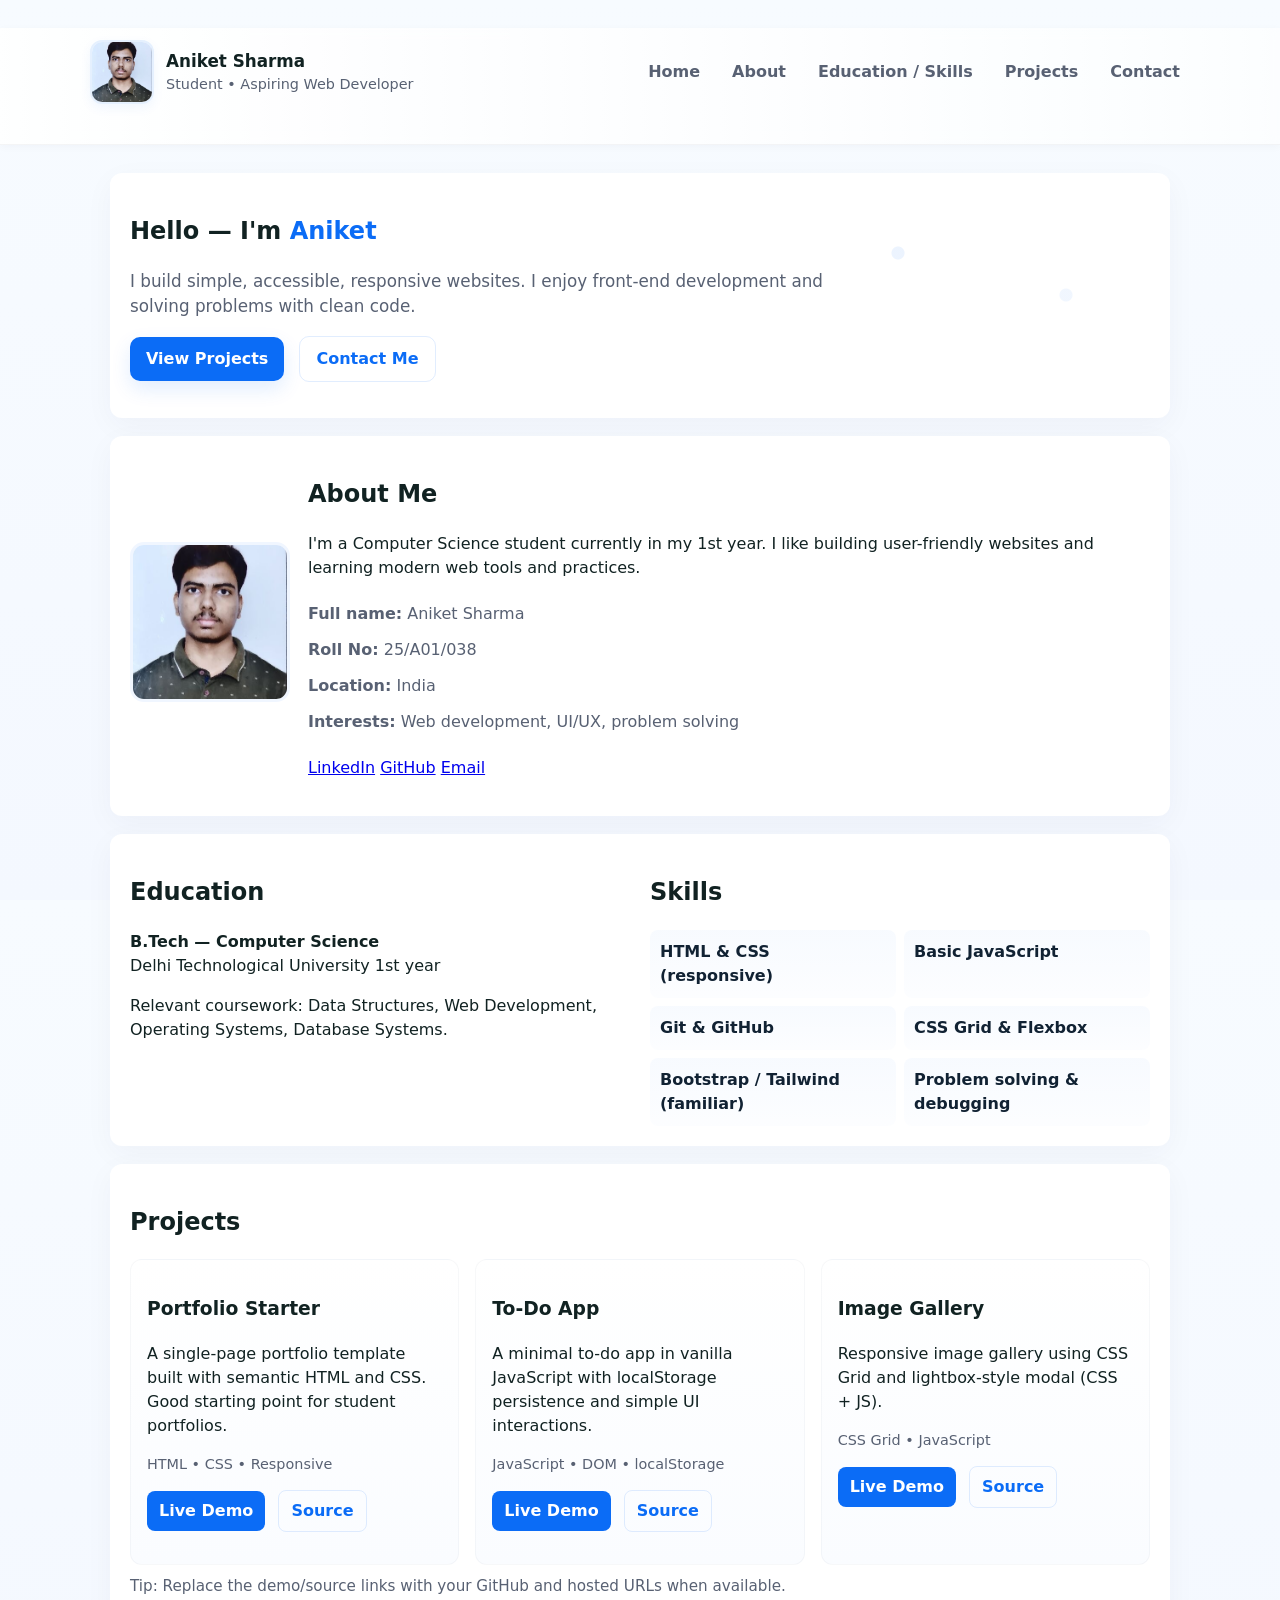
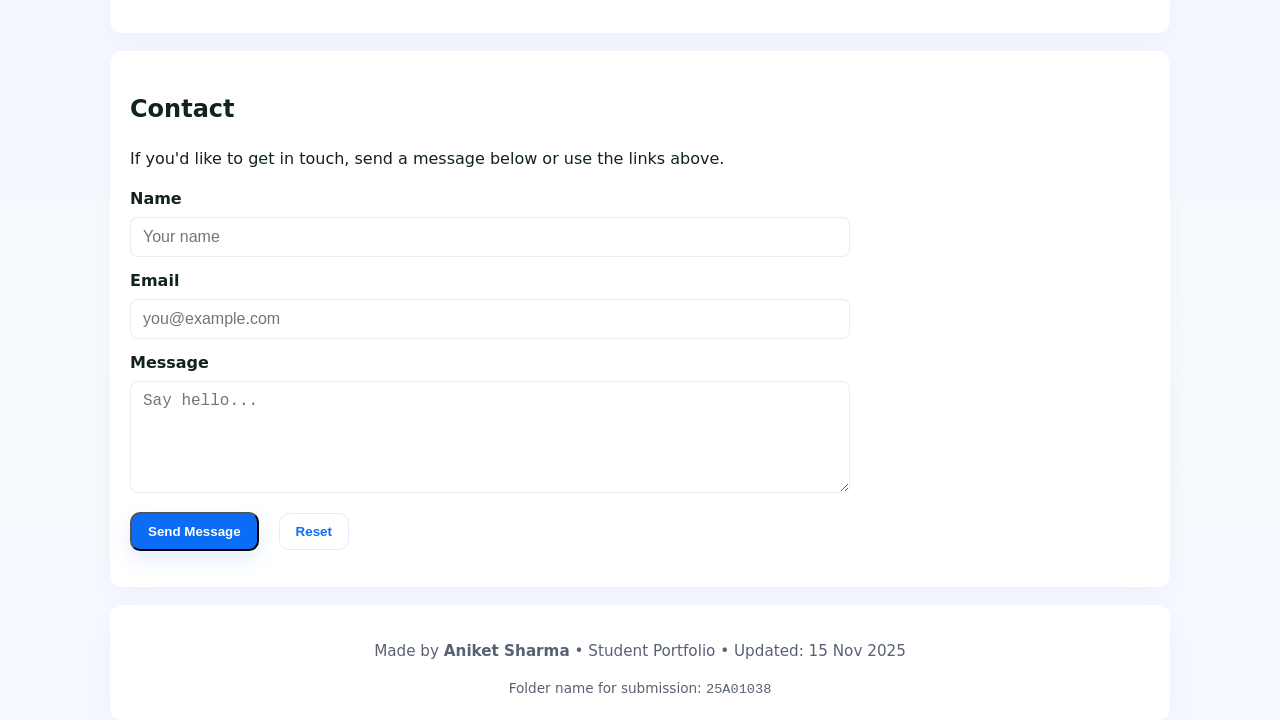
<file: index.html>
<!doctype html>
<html lang="en">
<head>
  <meta charset="utf-8" />
  <meta name="viewport" content="width=device-width, initial-scale=1" />
  <title>Aniket Sharma — Portfolio</title>
  <link rel="stylesheet" href="web.css" />
</head>
<body>
  <header class="site-header" id="top">
    <div class="container header-inner">
      <a class="brand" href="#home">
        <img src="me.jpg" alt="Aniket Sharma photo" class="avatar" />
        <div>
          <h1 class="name">Aniket Sharma</h1>
          <p class="muted">Student • Aspiring Web Developer</p>
        </div>
      </a>

      <button id="navToggle" class="nav-toggle" aria-controls="mainNav" aria-expanded="false" aria-label="Toggle navigation">
        <span class="hamburger"></span>
      </button>

      <nav id="mainNav" class="nav" aria-label="Main navigation">
        <a href="#home">Home</a>
        <a href="#about">About</a>
        <a href="#edu-skills">Education / Skills</a>
        <a href="#projects">Projects</a>
        <a href="#contact">Contact</a>
      </nav>
    </div>
  </header>

  <main class="container">
    <section id="home" class="section hero card">
      <div class="hero-grid">
        <div>
          <h2>Hello — I'm <span class="accent">Aniket</span></h2>
          <p class="lead">I build simple, accessible, responsive websites. I enjoy front-end development and solving problems with clean code.</p>
          <p class="actions">
            <a href="#projects" class="button">View Projects</a>
            <a href="#contact" class="button button-outline">Contact Me</a>
          </p>
        </div>
        <div class="hero-illustration" aria-hidden="true">
          <!-- decorative block -->
          <div class="dot-pattern"></div>
        </div>
      </div>
    </section>

    <section id="about" class="section card about">
      <div class="about-grid">
        <div class="about-photo-wrap">
          <img src="me.jpg" alt="Aniket Sharma portrait" class="about-photo" />
        </div>
        <div>
          <h2>About Me</h2>
          <p>I'm a Computer Science student currently in my 1st year. I like building user-friendly websites and learning modern web tools and practices.</p>
          <ul class="meta-list">
            <li><strong>Full name:</strong> Aniket Sharma</li>
            <li><strong>Roll No:</strong> 25/A01/038</li>
            <li><strong>Location:</strong> India</li>
            <li><strong>Interests:</strong> Web development, UI/UX, problem solving</li>
          </ul>

          <p class="social">
            <a href="https://www.linkedin.com/in/aniket-sharma-208124381?utm_source=share&utm_campaign=share_via&utm_content=profile&utm_medium=android_app" target="_blank" rel="noopener">LinkedIn</a>
            <a href="https://github.com/aniketsharma9814-beep" target="_blank" rel="noopener">GitHub</a>
            <a href="mailto:aniketsharma9814@gmail.com">Email</a>
          </p>
        </div>
      </div>
    </section>

    <section id="edu-skills" class="section card">
      <div class="two-col">
        <div>
          <h2>Education</h2>
          <p><strong>B.Tech — Computer Science</strong><br/>Delhi Technological University 1st year</p>
          <p>Relevant coursework: Data Structures, Web Development, Operating Systems, Database Systems.</p>
        </div>

        <div>
          <h2>Skills</h2>
          <ul class="skills-grid">
            <li>HTML &amp; CSS (responsive)</li>
            <li>Basic JavaScript</li>
            <li>Git &amp; GitHub</li>
            <li>CSS Grid &amp; Flexbox</li>
            <li>Bootstrap / Tailwind (familiar)</li>
            <li>Problem solving &amp; debugging</li>
          </ul>
        </div>
      </div>
    </section>

    <section id="projects" class="section card">
      <h2>Projects</h2>

      <div class="projects-grid">
        <article class="project-card">
          <h3>Portfolio Starter</h3>
          <p>A single-page portfolio template built with semantic HTML and CSS. Good starting point for student portfolios.</p>
          <p class="proj-meta">HTML • CSS • Responsive</p>
          <p class="proj-actions">
            <a class="btn-sm" href="#" aria-disabled="true">Live Demo</a>
            <a class="btn-sm btn-outline" href="#" aria-disabled="true">Source</a>
          </p>
        </article>

        <article class="project-card">
          <h3>To-Do App</h3>
          <p>A minimal to-do app in vanilla JavaScript with localStorage persistence and simple UI interactions.</p>
          <p class="proj-meta">JavaScript • DOM • localStorage</p>
          <p class="proj-actions">
            <a class="btn-sm" href="#" aria-disabled="true">Live Demo</a>
            <a class="btn-sm btn-outline" href="#" aria-disabled="true">Source</a>
          </p>
        </article>

        <article class="project-card">
          <h3>Image Gallery</h3>
          <p>Responsive image gallery using CSS Grid and lightbox-style modal (CSS + JS).</p>
          <p class="proj-meta">CSS Grid • JavaScript</p>
          <p class="proj-actions">
            <a class="btn-sm" href="#" aria-disabled="true">Live Demo</a>
            <a class="btn-sm btn-outline" href="#" aria-disabled="true">Source</a>
          </p>
        </article>
      </div>

      <p class="note">Tip: Replace the demo/source links with your GitHub and hosted URLs when available.</p>
    </section>

    <section id="contact" class="section card">
      <h2>Contact</h2>
      <p>If you'd like to get in touch, send a message below or use the links above.</p>

      <form id="contactForm" class="contact-form" novalidate>
        <div class="form-row">
          <label for="name">Name</label>
          <input id="name" name="name" type="text" required minlength="2" placeholder="Your name" />
        </div>

        <div class="form-row">
          <label for="email">Email</label>
          <input id="email" name="email" type="email" required placeholder="you@example.com" />
        </div>

        <div class="form-row">
          <label for="message">Message</label>
          <textarea id="message" name="message" rows="5" required minlength="5" placeholder="Say hello..."></textarea>
        </div>

        <div class="form-row form-actions">
          <button type="submit" class="button">Send Message</button>
          <button type="reset" class="button button-outline">Reset</button>
        </div>

        <p id="formMsg" class="form-msg" aria-live="polite"></p>
      </form>
    </section>

    <footer class="card footer">
      <p>Made by <strong>Aniket Sharma</strong> • Student Portfolio • Updated: 15 Nov 2025</p>
      <p class="small muted">Folder name for submission: <code>25A01038</code></p>
    </footer>
  </main>

  <script>
    // Mobile nav toggle
    const navToggle = document.getElementById('navToggle');
    const mainNav = document.getElementById('mainNav');
    navToggle.addEventListener('click', () => {
      const expanded = navToggle.getAttribute('aria-expanded') === 'true';
      navToggle.setAttribute('aria-expanded', String(!expanded));
      mainNav.classList.toggle('nav-open');
    });

    // Smooth scroll for internal links
    document.querySelectorAll('a[href^="#"]').forEach(a=>{
      a.addEventListener('click', function(e){
        const targetId = this.getAttribute('href').slice(1);
        if(!targetId) return;
        const el = document.getElementById(targetId);
        if(el){
          e.preventDefault();
          el.scrollIntoView({behavior:'smooth', block:'start'});
          // close mobile nav after click
          if(mainNav.classList.contains('nav-open')){
            mainNav.classList.remove('nav-open');
            navToggle.setAttribute('aria-expanded','false');
          }
        }
      });
    });

    // Basic contact form client-side handling
    const contactForm = document.getElementById('contactForm');
    const formMsg = document.getElementById('formMsg');
    contactForm.addEventListener('submit', (e)=>{
      e.preventDefault();
      if(!contactForm.reportValidity()) return;
      // Just simulate submission — do not actually send.
      formMsg.textContent = 'Thanks! Your message has been recorded locally (not actually sent).';
      contactForm.reset();
      setTimeout(()=> formMsg.textContent = '', 6000);
    });
  </script>
</body>
</html>
</file>
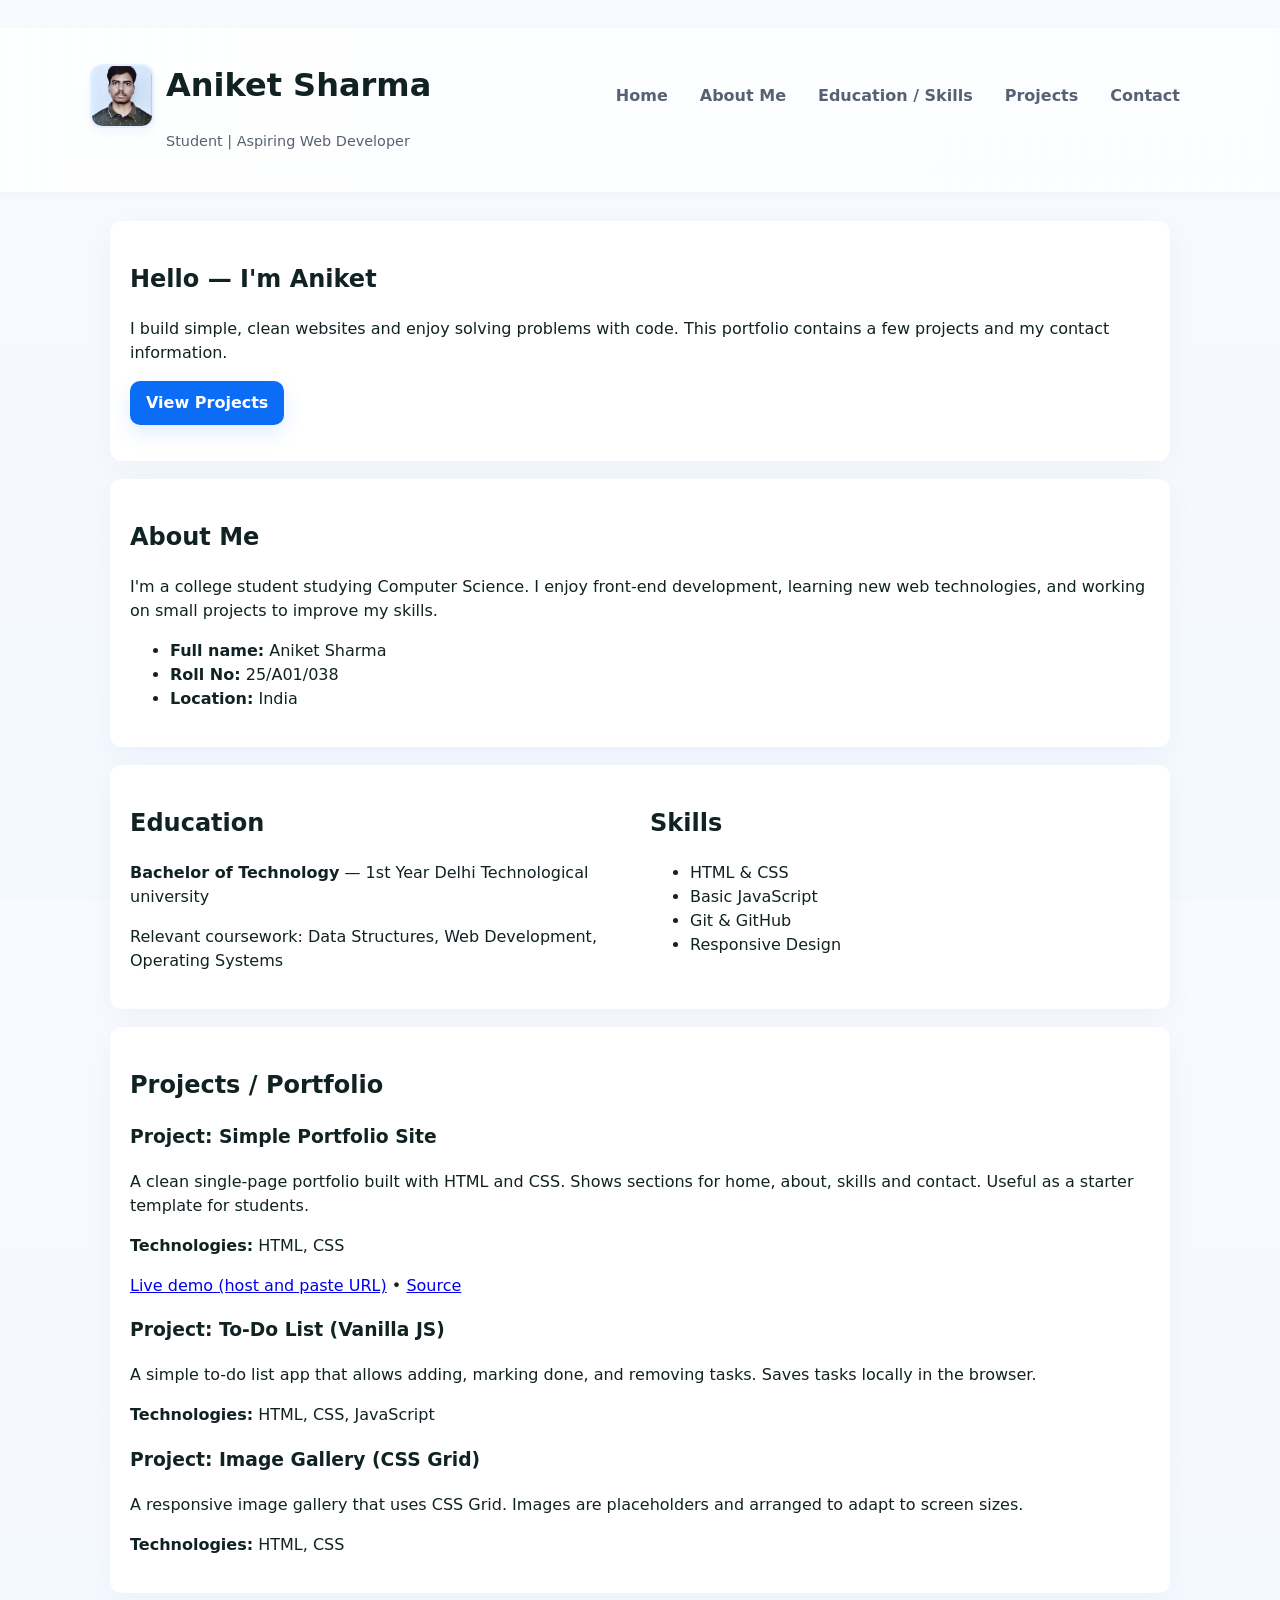
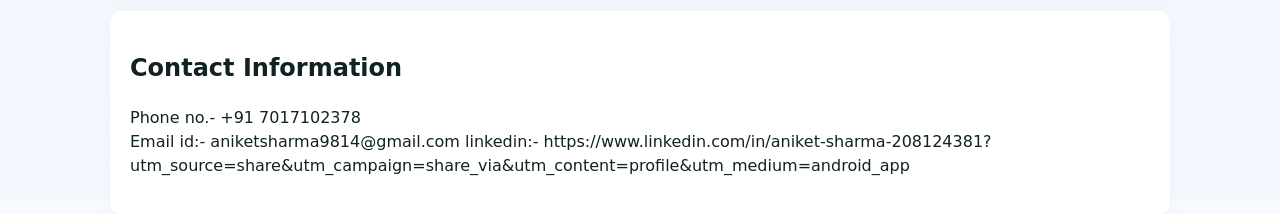
<file: website.html>
<!doctype html>
<html lang="en">
<head>
  <meta charset="utf-8" />
  <meta name="viewport" content="width=device-width, initial-scale=1" />
  <title>Aniket Sharma — Portfolio</title>
  <link rel="stylesheet" href="web.css" />
</head>
<body>
  <header class="site-header">
    <div class="container header-inner">
      <div class="brand">
        <!-- Updated photo here -->
        <img src="/me.jpg" alt="Profile Photo" class="avatar" />

        <div>
          <h1>Aniket Sharma</h1>
          <p class="muted">Student | Aspiring Web Developer</p>
        </div>
      </div>

      <nav class="nav">
        <a href="#home">Home</a>
        <a href="#about">About Me</a>
        <a href="#edu-skills">Education / Skills</a>
        <a href="#projects">Projects</a>
        <a href="#contact">Contact</a>
      </nav>
    </div>
  </header>

  <main class="container">
    <section id="home" class="card hero">
      <h2>Hello — I'm Aniket</h2>
      <p>I build simple, clean websites and enjoy solving problems with code. This portfolio contains a few projects and my contact information.</p>
      <p class="cta"><a href="#projects" class="button">View Projects</a></p>
    </section>

    <section id="about" class="card">
      <h2>About Me</h2>
      <p>I'm a college student studying Computer Science. I enjoy front-end development, learning new web technologies, and working on small projects to improve my skills.</p>


      

      <ul>
        <li><strong>Full name:</strong> Aniket Sharma</li>
        <li><strong>Roll No:</strong> 25/A01/038</li>
        <li><strong>Location:</strong> India</li>
      </ul>
    </section>

    <section id="edu-skills" class="card two-col">
      <div>
        <h2>Education</h2>
        <p><strong>Bachelor of Technology</strong> — 1st Year Delhi Technological university</p>
        <p>Relevant coursework: Data Structures, Web Development, Operating Systems</p>
      </div>
      <div>
        <h2>Skills</h2>
        <ul class="skills">
          <li>HTML &amp; CSS</li>
          <li>Basic JavaScript</li>
          <li>Git &amp; GitHub</li>
          <li>Responsive Design</li>
        </ul>
      </div>
    </section>

    <section id="projects" class="card">
      <h2>Projects / Portfolio</h2>

      <article class="project">
        <h3>Project: Simple Portfolio Site</h3>
        <p>A clean single-page portfolio built with HTML and CSS. Shows sections for home, about, skills and contact. Useful as a starter template for students.</p>
        <p><strong>Technologies:</strong> HTML, CSS</p>
        <p><a href="#" class="link-disabled">Live demo (host and paste URL)</a> • <a href="#" class="link-disabled">Source</a></p>
      </article>

      <article class="project">
        <h3>Project: To-Do List (Vanilla JS)</h3>
        <p>A simple to-do list app that allows adding, marking done, and removing tasks. Saves tasks locally in the browser.</p>
        <p><strong>Technologies:</strong> HTML, CSS, JavaScript</p>
      </article>

      <article class="project">
        <h3>Project: Image Gallery (CSS Grid)</h3>
        <p>A responsive image gallery that uses CSS Grid. Images are placeholders and arranged to adapt to screen sizes.</p>
        <p><strong>Technologies:</strong> HTML, CSS</p>
      </article>
    </section>

    <section id="contact" class="card">
      <h2>Contact Information</h2>
      <p>Phone no.- +91 7017102378
        <br>
        Email id:- aniketsharma9814@gmail.com
        linkedin:- https://www.linkedin.com/in/aniket-sharma-208124381?utm_source=share&utm_campaign=share_via&utm_content=profile&utm_medium=android_app
</file>
<file: web.css>
/* Advanced student portfolio styles */
:root{
  --bg: #f4f8ff;
  --card: #ffffff;
  --accent: #0b6cf6;
  --accent-600: #075bd6;
  --muted: #586173;
  --radius: 12px;
  --max-width: 1100px;
  --pad: 20px;
  --glass: rgba(255,255,255,0.6);
  font-family: Inter, "Segoe UI", Roboto, system-ui, -apple-system, "Helvetica Neue", Arial;
  color-scheme: light;
}

*{box-sizing:border-box}
html,body{height:100%}
body{
  margin:0;
  background: linear-gradient(180deg, #f7fbff 0%, var(--bg) 100%);
  color:#122;
  -webkit-font-smoothing:antialiased;
  -moz-osx-font-smoothing:grayscale;
  line-height:1.5;
}

.container{
  max-width:var(--max-width);
  margin:28px auto;
  padding:0 20px;
}

/* Header */
.site-header{
  position:sticky;
  top:0;
  z-index:40;
  backdrop-filter: blur(6px);
  background: linear-gradient(90deg, rgba(255,255,255,0.85), rgba(255,255,255,0.6));
  border-bottom:1px solid rgba(15,20,40,0.04);
  box-shadow:0 2px 8px rgba(30,30,60,0.03);
}

.header-inner{
  display:flex;
  gap:16px;
  align-items:center;
  justify-content:space-between;
  padding:12px 0;
}

.brand{
  display:flex;
  gap:12px;
  align-items:center;
  text-decoration:none;
  color:inherit;
}

.avatar{
  width:64px;
  height:64px;
  object-fit:cover;
  border-radius:12px;
  border:2px solid rgba(11,108,246,0.10);
  box-shadow:0 4px 12px rgba(11,108,246,0.06);
}

.name{margin:0;font-size:1.05rem}
.muted{margin:0;color:var(--muted);font-size:0.9rem}

/* Nav */
.nav{
  display:flex;
  gap:12px;
  align-items:center;
}
.nav a{
  text-decoration:none;
  color:var(--muted);
  padding:8px 10px;
  border-radius:8px;
  font-weight:600;
}
.nav a:hover{color:var(--accent); background: rgba(11,108,246,0.04)}

/* mobile toggle */
.nav-toggle{
  display:none;
  border:0;
  background:transparent;
  padding:8px;
  border-radius:8px;
}
.hamburger{
  display:block;
  width:22px;
  height:2px;
  background:#222;
  position:relative;
}
.hamburger::before, .hamburger::after{
  content:"";
  position:absolute;
  left:0;
  width:22px;
  height:2px;
  background:#222;
}
.hamburger::before{top:-6px}
.hamburger::after{top:6px}

/* Card */
.card{
  background:var(--card);
  padding:20px;
  border-radius:var(--radius);
  margin:18px 0;
  box-shadow:0 8px 30px rgba(20,30,80,0.04);
}

/* Hero */
.hero-grid{display:grid;grid-template-columns:1fr 280px;gap:18px;align-items:center}
.lead{color:var(--muted);font-size:1.05rem;margin-top:6px}
.accent{color:var(--accent);font-weight:700}
.actions{margin-top:14px}
.button{
  display:inline-block;
  padding:10px 16px;
  border-radius:10px;
  background:var(--accent);
  color:#fff;
  text-decoration:none;
  font-weight:700;
  box-shadow:0 8px 20px rgba(11,108,246,0.12);
}
.button-outline{
  background:transparent;
  color:var(--accent);
  border:1.5px solid rgba(11,108,246,0.12);
  margin-left:10px;
  box-shadow:none;
}

/* decorative */
.dot-pattern{
  width:100%;
  height:140px;
  border-radius:12px;
  background:
    radial-gradient(circle at 10% 20%, rgba(11,108,246,0.08) 0 6px, transparent 7px),
    radial-gradient(circle at 70% 50%, rgba(11,108,246,0.06) 0 6px, transparent 7px);
}

/* About */
.about-grid{display:grid;grid-template-columns:160px 1fr;gap:18px;align-items:center}
.about-photo{width:160px;height:160px;object-fit:cover;border-radius:14px;border:3px solid rgba(11,108,246,0.06)}
.meta-list{list-style:none;padding:0;margin:12px 0}
.meta-list li{padding:6px 0;color:var(--muted)}

/* 2-col */
.two-col{display:grid;grid-template-columns:1fr 1fr;gap:20px}

/* Skills */
.skills-grid{display:grid;grid-template-columns:repeat(2, minmax(0,1fr));gap:8px;list-style:none;padding:0;margin:0}
.skills-grid li{background:linear-gradient(180deg, rgba(11,108,246,0.03), rgba(11,108,246,0.01));padding:10px;border-radius:8px;font-weight:600;color:#123}

/* Projects */
.projects-grid{display:grid;grid-template-columns:repeat(auto-fit, minmax(240px,1fr));gap:16px;margin-top:12px}
.project-card{padding:16px;border-radius:12px;border:1px solid rgba(20,30,60,0.03);transition:transform .22s ease, box-shadow .22s ease;background:linear-gradient(180deg,#fff,#fafcff)}
.project-card:hover{transform:translateY(-6px);box-shadow:0 18px 50px rgba(20,30,80,0.08)}
.proj-meta{color:var(--muted);font-size:0.9rem;margin-top:6px}
.proj-actions{margin-top:12px}
.btn-sm{display:inline-block;padding:8px 12px;border-radius:8px;text-decoration:none;background:var(--accent);color:white;font-weight:700}
.btn-sm.btn-outline{background:transparent;color:var(--accent);border:1px solid rgba(11,108,246,0.12);margin-left:8px}

/* Contact form */
.contact-form{max-width:720px;margin-top:12px}
.form-row{margin-bottom:12px;display:block}
label{display:inline-block;margin-bottom:6px;font-weight:700}
input[type="text"], input[type="email"], textarea{
  width:100%;
  padding:10px 12px;
  border-radius:8px;
  border:1px solid rgba(15,20,30,0.08);
  background: #fff;
  outline:none;
  font-size:1rem;
}
input:focus, textarea:focus{box-shadow:0 8px 20px rgba(11,108,246,0.06);border-color:var(--accent-600)}
.form-actions{display:flex;gap:10px;align-items:center}
.form-msg{color:var(--accent-600);font-weight:600;margin-top:8px}

/* Footer */
.footer{text-align:center;color:var(--muted);font-size:0.95rem}
.small{font-size:0.85rem}

/* Utility */
.note{color:var(--muted);font-size:0.95rem;margin-top:10px}

/* Responsive */
@media (max-width:900px){
  .hero-grid{grid-template-columns:1fr 200px}
  .about-grid{grid-template-columns:140px 1fr}
  .two-col{grid-template-columns:1fr}
}

@media (max-width:720px){
  .nav{display:none}
  .nav-toggle{display:inline-block}
  .header-inner{align-items:center}
  .hero-grid{grid-template-columns:1fr}
  .dot-pattern{height:90px}
  .about-grid{grid-template-columns:1fr;grid-template-rows:auto auto}
  .about-photo{margin:0 auto}
  .projects-grid{grid-template-columns:1fr}
  /* mobile nav open */
  .nav.nav-open{
    display:flex;
    position:absolute;
    top:84px;
    right:20px;
    flex-direction:column;
    gap:6px;
    background:var(--card);
    padding:12px;
    box-shadow:0 12px 40px rgba(20,30,80,0.08);
    border-radius:10px;
  }
}
</file>
